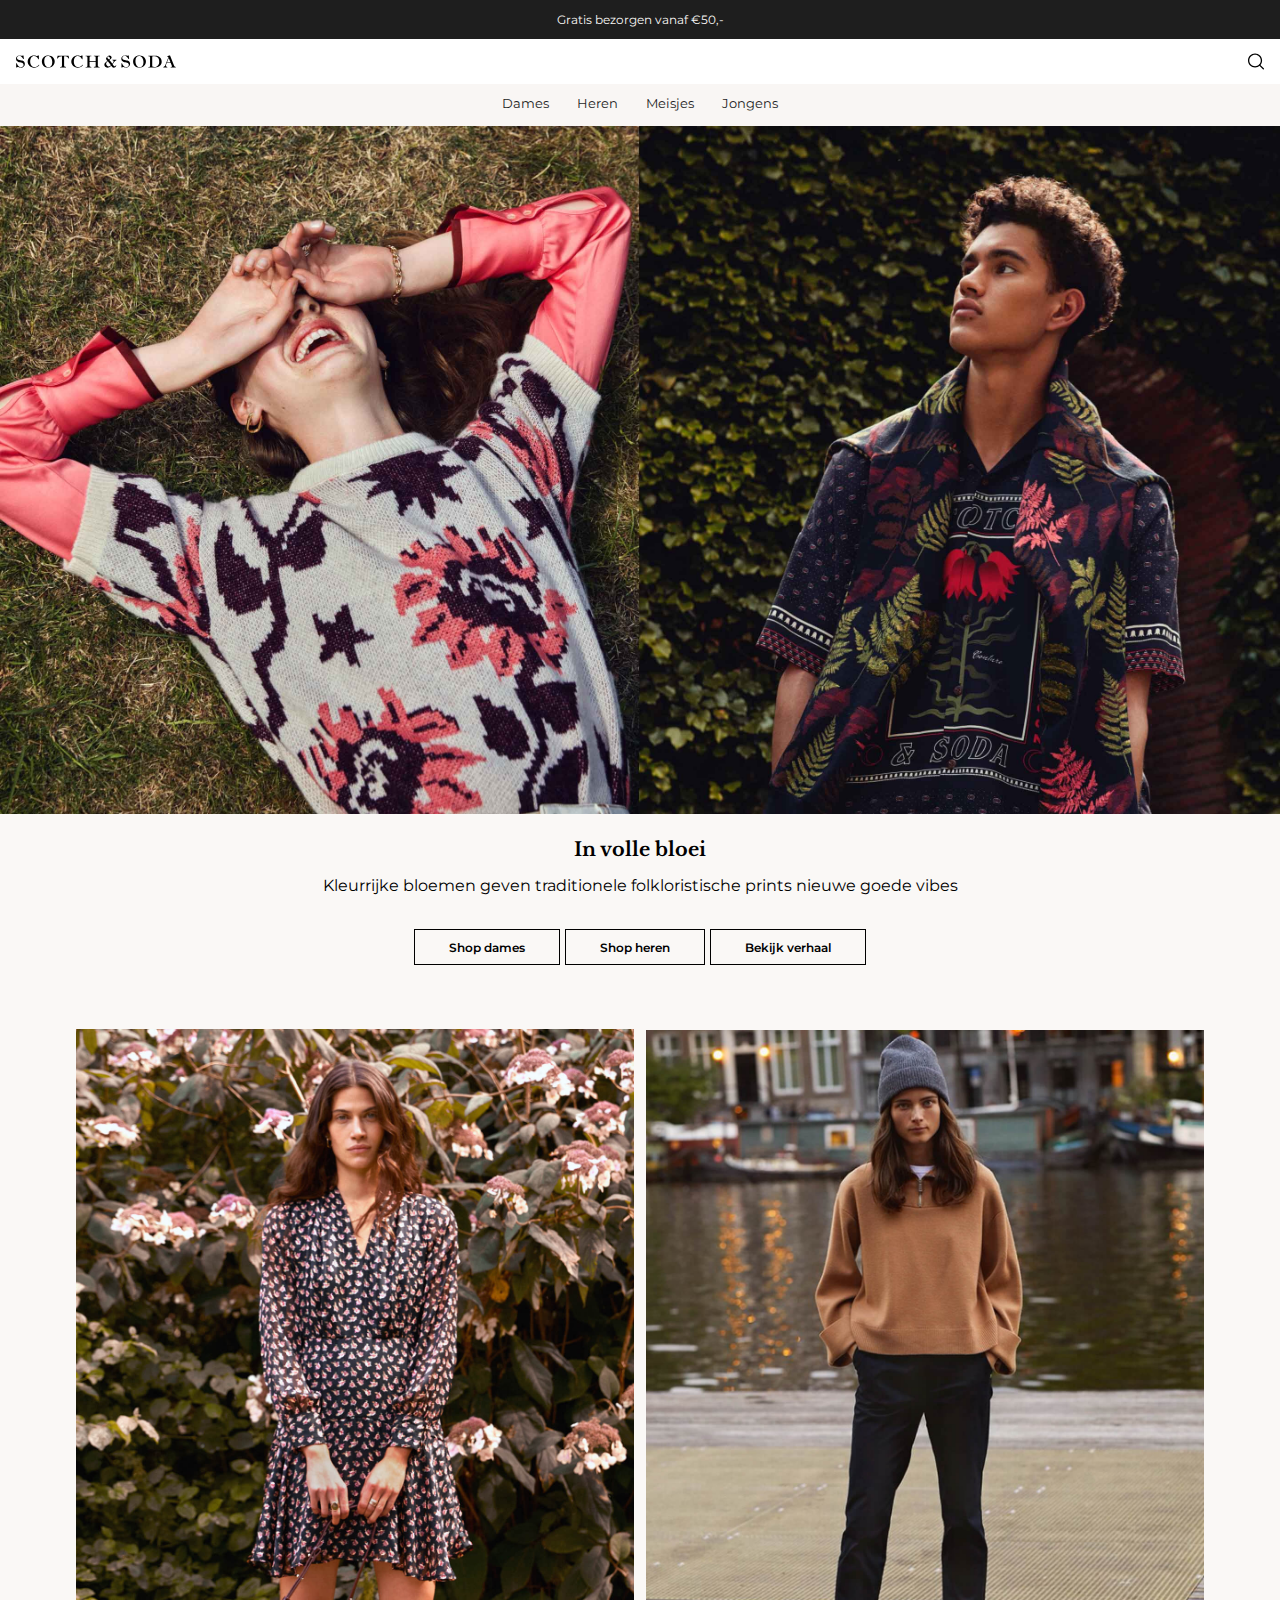
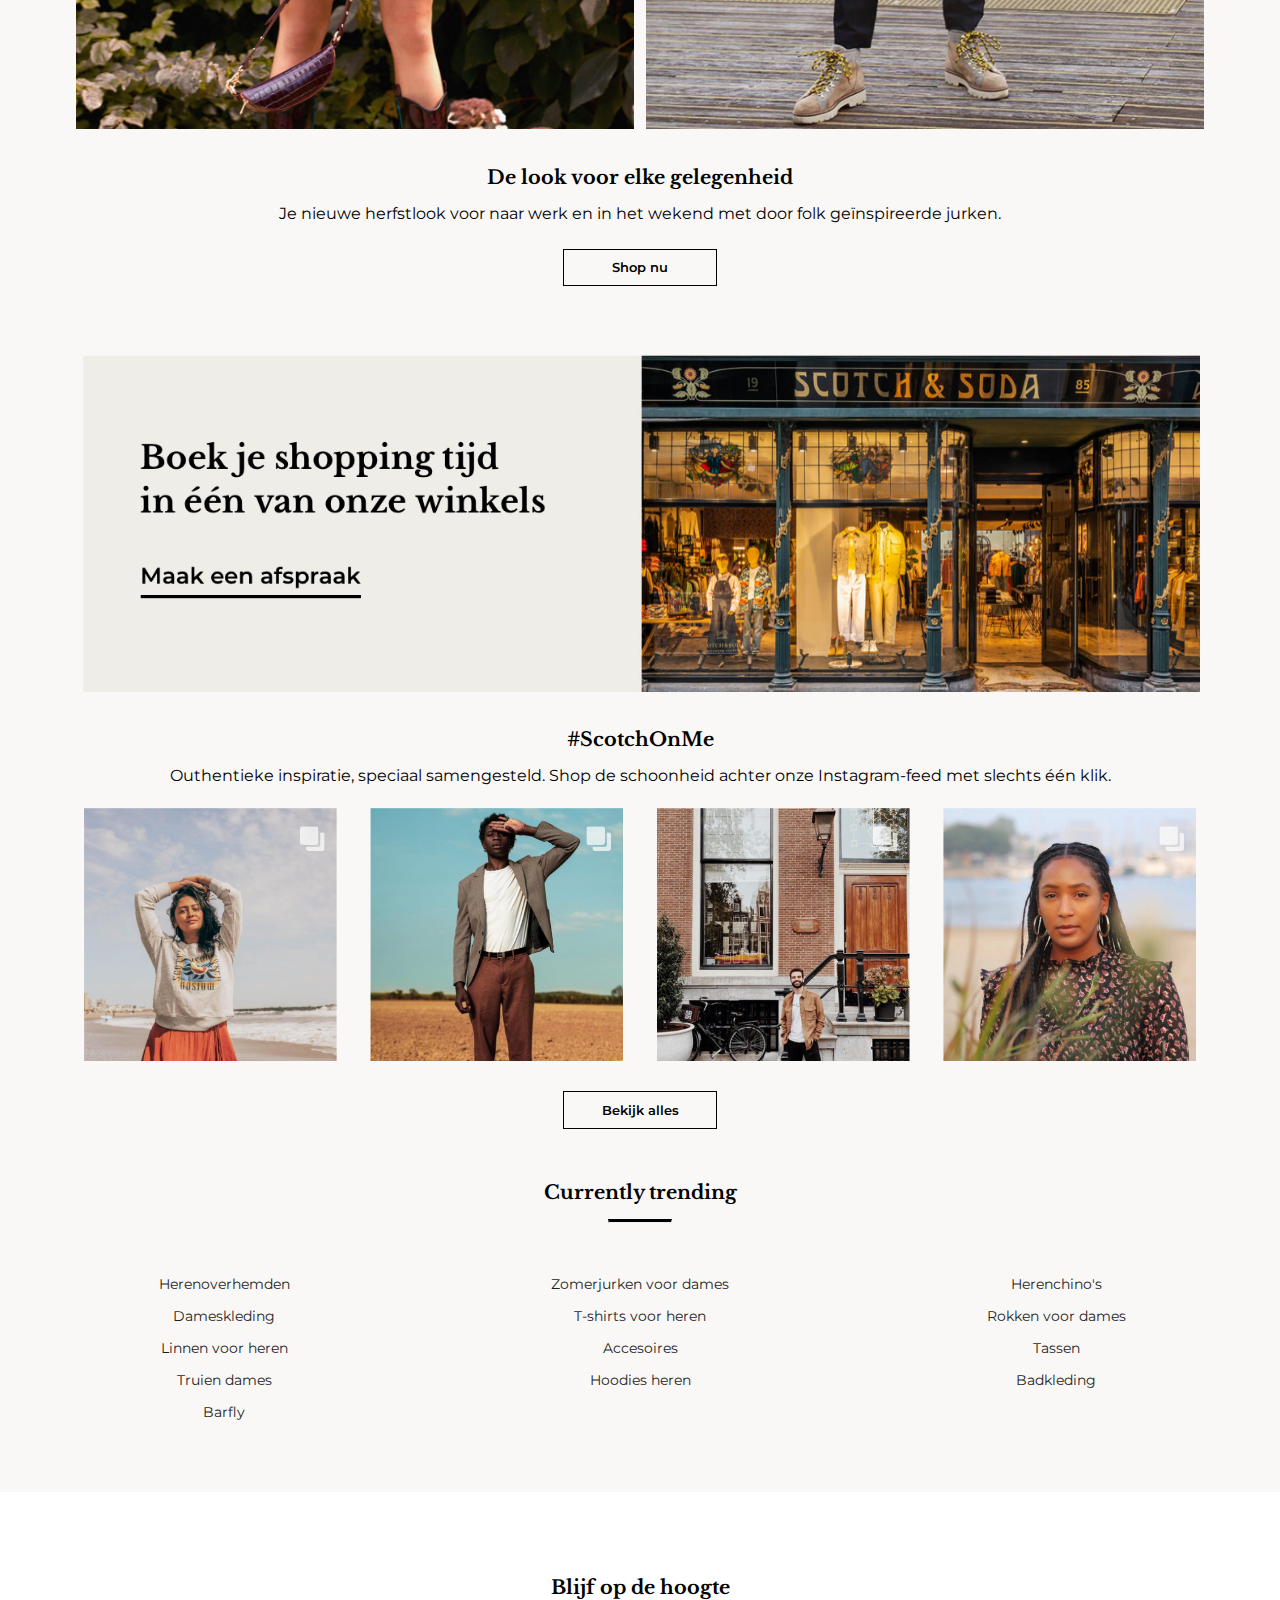
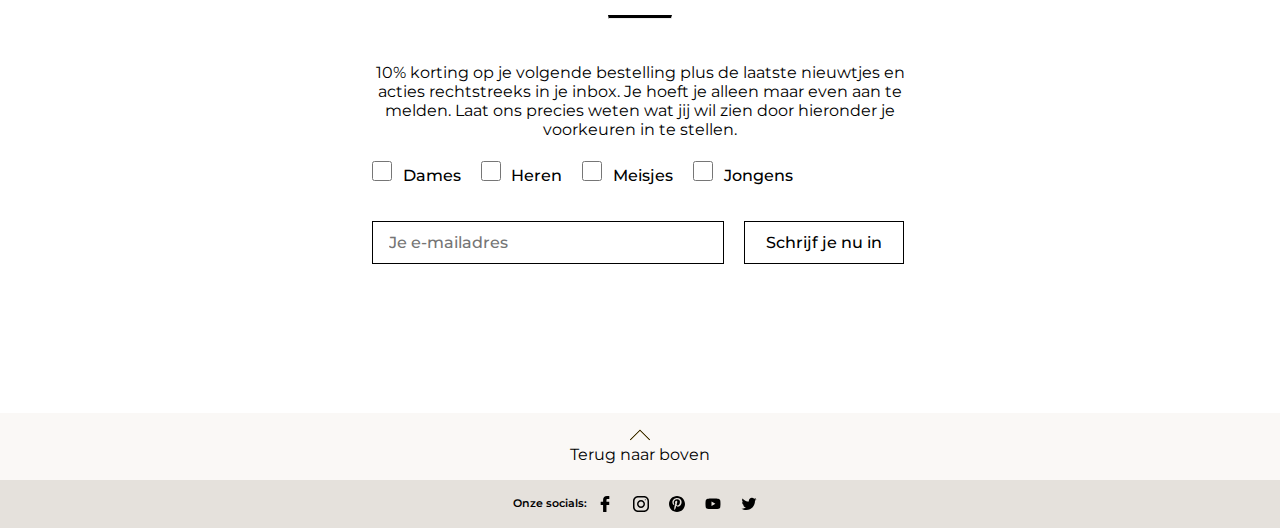
<file: index.html>
<!doctype html>
<html lang="nl">
	
<head>
	<meta charset="UTF-8">
	<meta name="author" content="Bibiche Bakkum">
	<meta name="viewport" content="width=device-width, initial-scale=1">

	<title>Scotch &amp; Soda </title>

	<link href="styles/style.css" rel="stylesheet">
	<!--CSS-->
	<link href="https://fonts.googleapis.com/css2?family=Libre+Baskerville:wght@400;700&family=Montserrat:wght@400;500;600&display=swap" rel="stylesheet">
	<!--Gebruikte fonts-->

</head>

<body>
	<header>
		<!--Top bar-->
		<div> Gratis bezorgen vanaf &euro;50,-</div>
		<div class="menu">
			<!--Menu items; logo en zoek icon-->
			<img src="images/logo.svg" alt="Scotch & soda">
			<img src="images/zoek.svg" alt="zoek icoon">
		</div>
	</header>

	<ul>
		<!--Navigatie voor pagina's-->
		<li><a href="kleding.html">Dames</a></li>
		<li><a href="kleding.html">Heren</a></li>
		<li><a href="kleding.html">Meisjes</a></li>
		<li><a href="kleding.html">Jongens</a></li>
	</ul>

	<main>
		<!--Grote foto boven aan pagina-->
		<img src="images/fotoheader.jpg" alt="Twee mensen">
		<section>
			<h2>In volle bloei</h2>
			<p>Kleurrijke bloemen geven traditionele folkloristische prints nieuwe goede vibes</p>
			<div>
				<!--Buttons 3 bij elkaar. div is nodig om ze anders te stylen door middel van flexbox-->
				<button>Shop dames</button>
				<button>Shop heren</button>
				<button>Bekijk verhaal</button>
			</div>
		</section>

		<section>
			<!--Div zorgt ervoor dat de afbeeldingen naast elkaar komen-->
			<div>
				<img src="images/foto2.jpg" alt="vrouw in jurk">
				<!--Deze foto alleen zichtbaar bij @media (min-width:50em)-->
				<img class="noshow" src="images/foto4.jpg" alt="vrouw met hoodie">
			</div>
			<h2>De look voor elke gelegenheid</h2>
			<p>Je nieuwe herfstlook voor naar werk en in het wekend met door folk ge&iuml;nspireerde jurken.</p>
			<!--Enkele button-->
			<button class="enkel">Shop nu</button>
		</section>

		<img src="images/winkel.png" alt="foto van de winkel">

		<section>
			<h2>#ScotchOnMe</h2>
			<p>Outhentieke inspiratie, speciaal samengesteld. Shop de schoonheid achter onze Instagram-feed met slechts één klik.</p>
			<img class="hide" src="images/instagram.png" alt="instagram foto's">
			<!--Deze foto alleen zichtbaar bij @media (min-width:50em)-->
			<img class="noshow" src="images/instagram2.png" alt="instagram foto's">
			<!--Enkele button-->
			<button class="enkel">Bekijk alles</button>
		</section>

		<!--Lijst met snelkoppelingen naar pagina's-->
		<section class="section3">
			<h2>Currently trending</h2>
			<hr>
			<ul>
				<li><a href="">Herenoverhemden</a></li>
				<li><a href="">Zomerjurken voor dames</a></li>
				<li><a href="">Herenchino's</a></li>
				<li><a href="">Dameskleding</a></li>
				<li><a href="">T-shirts voor heren</a></li>
				<li><a href="">Rokken voor dames</a></li>
				<li><a href="">Linnen voor heren</a></li>
				<li><a href="">Accesoires</a></li>
				<li><a href="">Tassen</a></li>
				<li><a href="">Truien dames</a></li>
				<li><a href="">Hoodies heren</a></li>
				<li><a href="">Badkleding</a></li>
				<li><a href="">Barfly</a></li>
			</ul>
		</section>

		<!--Footer-->
		<footer>
			<section>
				<h2>Blijf op de hoogte</h2>
				<hr>
				<!--Formulier inschrijven nieuwsbrief-->
				<form>
					<!--Alleen zichtbaar bij @media (min-width:50em)-->
					<p> 10% korting op je volgende bestelling plus de laatste nieuwtjes en acties rechtstreeks in je inbox. Je hoeft je alleen maar even aan te melden. Laat ons precies weten wat jij wil zien door hieronder je voorkeuren in te stellen. </p>

					<fieldset>
						<!--Aangeven welke categorieën te ontvangen-->
						<input type="checkbox" id="dames">
						<label for="dames"> Dames </label>
						<input type="checkbox" id="heren">
						<label for="heren"> Heren </label>
						<input type="checkbox" id="meisjes">
						<label for="meisjes"> Meisjes </label>
						<input type="checkbox" id="jongens">
						<label for="jongens"> Jongens </label>
					</fieldset>
					<fieldset>
						<!--e-mail adres invoeren-->
						<input type="text" name="mail" placeholder="Je e-mailadres">
						<input type="submit" value="Schrijf je nu in">
					</fieldset>
				</form>
			</section>
			<!-- Gebruikte bronnen voor formulier:
https://www.w3schools.com/howto/howto_css_custom_checkbox.asp
https://css-tricks.com/the-checkbox-hack/
https://www.w3schools.com/html/html_forms.asp 
-->
			<section>
				<!--Terug naar bovenkant pagina-->
				<img src="images/uparrow.svg" alt="up">
				<h3>Terug naar boven</h3>
			</section>

			<section>
				<h3>Onze socials:</h3>
				<!--Social media iconen-->
				<img src="images/facebook.svg" alt="facebook">
				<img src="images/instagram.svg" alt="instagram">
				<img src="images/pinterest.svg" alt="pinterest">
				<img src="images/youtube.svg" alt="youtube">
				<img src="images/twitter.svg" alt="twitter">
			</section>
		</footer>
	</main>

	<!--Javascript-->
	<script src="scripts/script.js"></script>

</body>
	
</html>
</file>
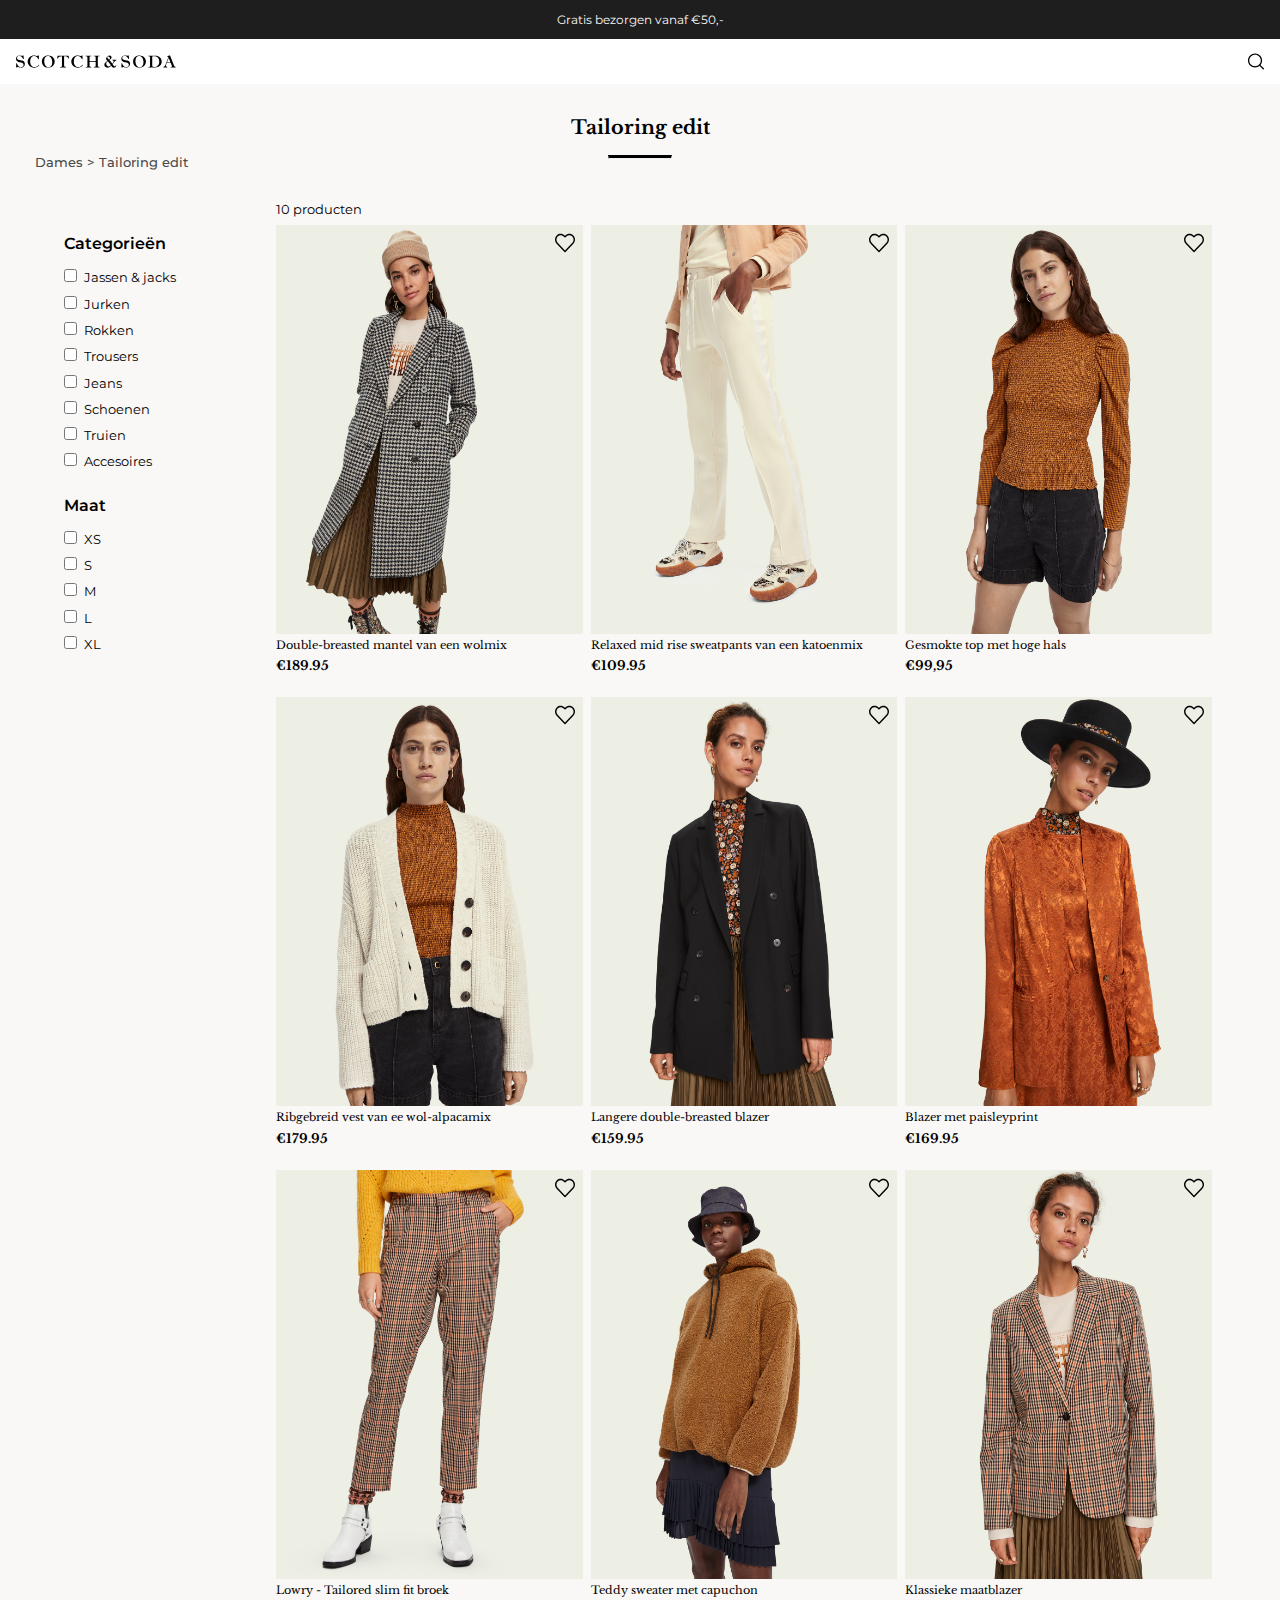
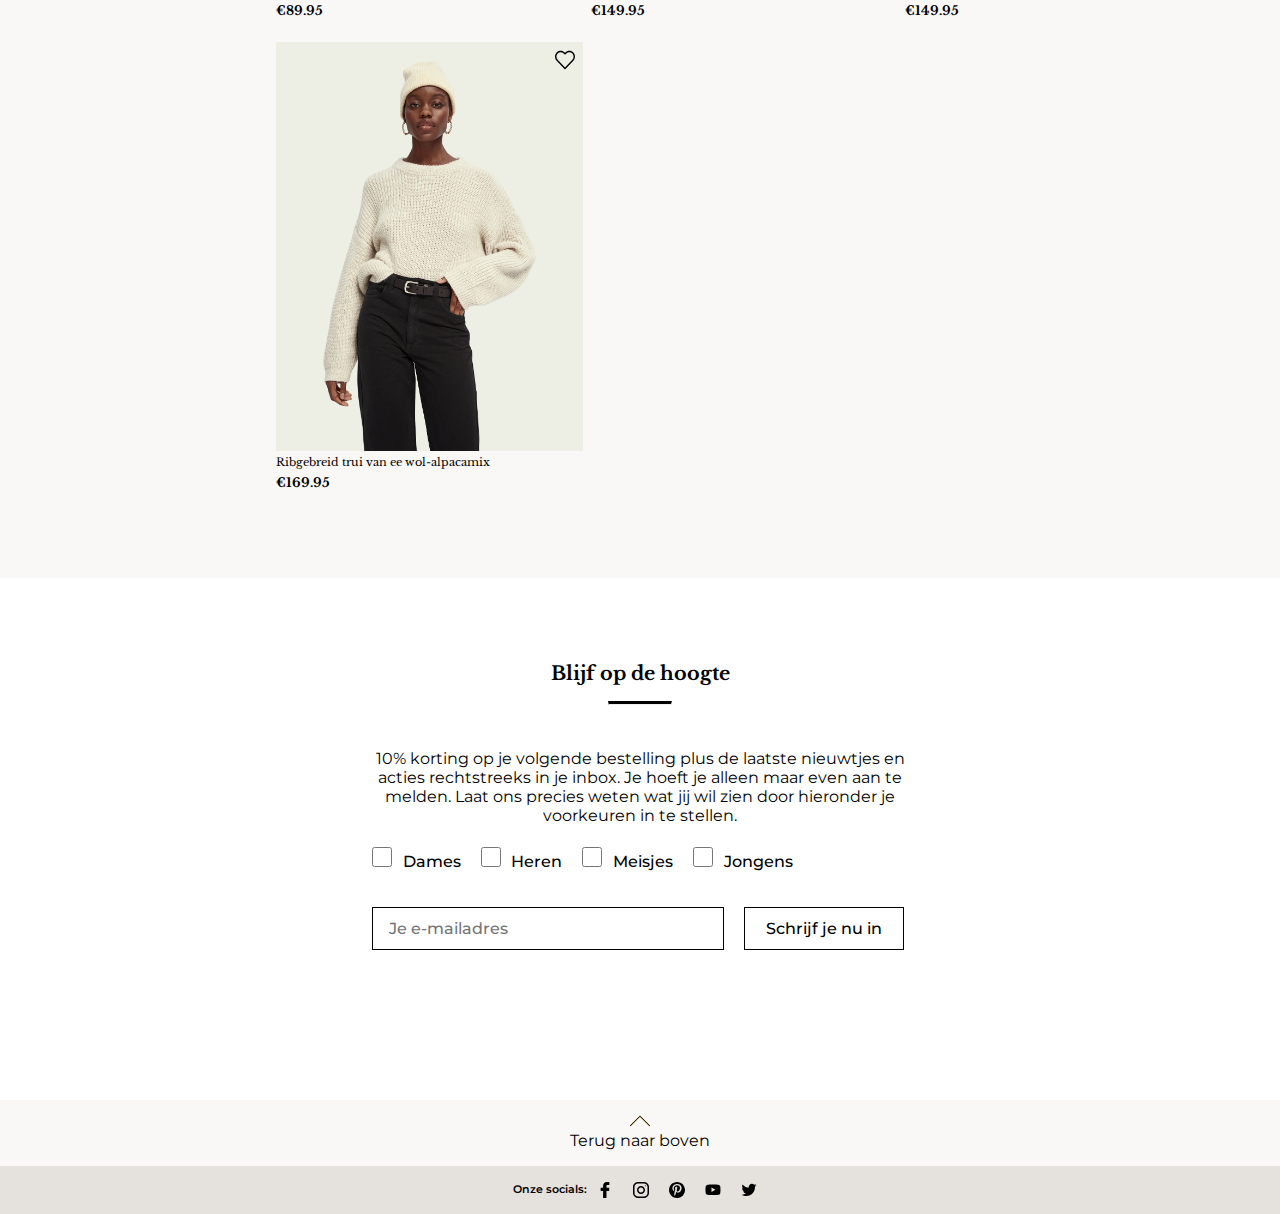
<file: kleding.html>
<!doctype html>
<html lang="nl">

<head>
	<meta charset="UTF-8">
	<meta name="author" content="Bibiche Bakkum">
	<meta name="viewport" content="width=device-width, initial-scale=1">

	<title>Kleding </title>
	<!--CSS-->
	<link href="styles/style.css" rel="stylesheet">
	<!--Gebruikte fonts-->
	<link href="https://fonts.googleapis.com/css2?family=Libre+Baskerville:wght@400;700&family=Montserrat:wght@400;500;600&display=swap" rel="stylesheet">
</head>

<body class="pagina2">
	<header>
		<div> Gratis bezorgen vanaf &euro;50,-</div>
		<!--Menu items; logo en zoek icon-->
		<div>
			<img src="images/logo.svg" alt="Scotch & soda">
			<img src="images/zoek.svg" alt="zoek icoon">
		</div>

	</header>

	<h2>Tailoring edit</h2>
	<!--Lijn onder de h2 -->
	<hr>
	<!--Filter en sorteer button-->
	<button>Filter &amp; sorteer
		<img src="images/filtericon.svg" alt="filter icoon">
	</button>

	<!--Section om filter en artikelen heen. Zorgt voor de grid indeling -->
	<section>
		<h3>Dames > Tailoring edit</h3>
		<aside class="filtergroot">
			<form>
				<h3>Categorie&euml;n</h3>
				<ul>
					<li><input type="checkbox">Jassen &amp; jacks</li>
					<li><input type="checkbox">Jurken</li>
					<li><input type="checkbox">Rokken</li>
					<li><input type="checkbox">Trousers</li>
					<li><input type="checkbox">Jeans</li>
					<li><input type="checkbox">Schoenen</li>
					<li><input type="checkbox">Truien</li>
					<li><input type="checkbox">Accesoires</li>
				</ul>
				<h3>Maat</h3>
				<ul>
					<li><input type="checkbox">XS</li>
					<li><input type="checkbox">S</li>
					<li><input type="checkbox">M</li>
					<li><input type="checkbox">L</li>
					<li><input type="checkbox">XL</li>
				</ul>
			</form>
		</aside>

		<!--Alle artikelen-->
		<section class="artikelen">
			<h3>10 producten</h3>
			<article>
				<img src="images/kleding1.png" alt="foto artikel">
				<img src="images/hart.svg" alt="hart icoon">
				<img src="images/hart2.svg" alt="geliked">
				<h3>Double-breasted mantel van een wolmix</h3>
				<h4>&euro;189.95</h4>
			</article>
			<article>
				<img src="images/kleding2.png" alt="foto artikel">
				<img src="images/hart.svg" alt="hart icoon">
				<h3>Relaxed mid rise sweatpants van een katoenmix</h3>
				<h4>&euro;109.95</h4>
			</article>
			<article>
				<img src="images/kleding3.png" alt="foto artikel">
				<img src="images/hart.svg" alt="hart icoon">
				<h3>Gesmokte top met hoge hals</h3>
				<h4>&euro;99,95</h4>
			</article>
			<article>
				<img src="images/kleding4.png" alt="foto artikel">
				<img src="images/hart.svg" alt="hart icoon">
				<h3>Ribgebreid vest van ee wol-alpacamix</h3>
				<h4>&euro;179.95</h4>
			</article>
			<article>
				<img src="images/kleding5.png" alt="foto artikel">
				<img src="images/hart.svg" alt="hart icoon">
				<h3>Langere double-breasted blazer</h3>
				<h4>&euro;159.95</h4>
			</article>
			<article>
				<img src="images/kleding6.png" alt="foto artikel">
				<img src="images/hart.svg" alt="hart icoon">
				<h3>Blazer met paisleyprint</h3>
				<h4>&euro;169.95</h4>
			</article>
			<article>
				<img src="images/kleding7.png" alt="foto artikel">
				<img src="images/hart.svg" alt="hart icoon">
				<h3>Lowry - Tailored slim fit broek</h3>
				<h4>&euro;89.95</h4>
			</article>
			<article>
				<img src="images/kleding8.png" alt="foto artikel">
				<img src="images/hart.svg" alt="hart icoon">
				<h3>Teddy sweater met capuchon</h3>
				<h4>&euro;149.95</h4>
			</article>
			<article>
				<img src="images/kleding9.png" alt="foto artikel">
				<img src="images/hart.svg" alt="hart icoon">
				<h3>Klassieke maatblazer</h3>
				<h4>&euro;149.95</h4>
			</article>
			<article>
				<img src="images/kleding10.png" alt="foto artikel">
				<img src="images/hart.svg" alt="hart icoon">
				<h3>Ribgebreid trui van ee wol-alpacamix</h3>
				<h4>&euro;169.95</h4>
			</article>
		</section>
	</section>

	<!--Footer-->
	<footer>
		<section>
			<h2>Blijf op de hoogte</h2>
			<hr>
			<!--Formulier inschrijven nieuwsbrief-->
			<form>
				<!--Alleen zichtbaar bij @media (min-width:50em)-->
				<p> 10% korting op je volgende bestelling plus de laatste nieuwtjes en acties rechtstreeks in je inbox. Je hoeft je alleen maar even aan te melden. Laat ons precies weten wat jij wil zien door hieronder je voorkeuren in te stellen. </p>
				<fieldset>
					<!--Aangeven welke categorieën te ontvangen-->
					<input type="checkbox" id="dames">
					<label for="dames"> Dames </label>
					<input type="checkbox" id="heren">
					<label for="heren"> Heren </label>
					<input type="checkbox" id="meisjes">
					<label for="meisjes"> Meisjes </label>
					<input type="checkbox" id="jongens">
					<label for="jongens"> Jongens </label>
				</fieldset>
				<fieldset>
					<!--e-mail adres invoeren-->
					<input type="text" name="mail" placeholder="Je e-mailadres">
					<input type="submit" value="Schrijf je nu in">
				</fieldset>
			</form>
		</section>

		<section>
			<!--Terug naar bovenkant pagina-->
			<img src="images/uparrow.svg" alt="up">
			<h3>Terug naar boven</h3>
		</section>

		<section>
			<!--Social media iconen-->
			<h3>Onze socials:</h3>
			<img src="images/facebook.svg" alt="facebook">
			<img src="images/instagram.svg" alt="instagram">
			<img src="images/pinterest.svg" alt="pinterest">
			<img src="images/youtube.svg" alt="youtube">
			<img src="images/twitter.svg" alt="twitter">
		</section>
	</footer>

	<!--Javascript-->
	<script src="scripts/script.js"></script>
</body>

</html>
</file>
<file: styles/style.css>
/* CSS Document */
*,
*::after,
*::before {
	box-sizing: border-box;
	margin: 0;
}

/* fonts 
font-family: 'Libre Baskerville', serif;
font-family: 'Montserrat', sans-serif;
*/

/* Algemeen */
body {
	position: relative;
	background-color: #FAF8F6;
	max-width: 125em;
	margin: auto;
}

/* Extra boven ruimte anders komt de content achter de header */
main {
	padding-top: 7.9em;
}

/* Styling voor h2 elementen */
h2 {
	font-family: 'Libre Baskerville', serif;
	font-weight: 700;
	font-size: 1.2em;
	text-align: center;
	margin: 1em 0 0.8em;
}

/* Styling voor h3 elementen */
h3 {
	font-family: 'Libre Baskerville', serif;
	font-weight: 400;
	font-size: 0.7em;
}

/* Styling voor h4 elementen */
h4 {
	font-family: 'Libre Baskerville', serif;
	font-weight: 800;
	font-size: 0.8em;
	padding-top: 0.5em;
}

/* Styling voor p elementen */
p {
	font-family: 'Montserrat', sans-serif;
	font-weight: 400;
	font-size: 1em;
	text-align: center;
	margin: 0 0.5em 1em 0.5em;
}

/* Styling voor a elementen */
a {
	color: #1e1e1e;
	font-family: 'Montserrat', sans-serif;
	font-weight: 400;
	font-size: 0.9em;
}

a:visited {
	color: #1e1e1e;
}

a:hover {
	font-weight: 600;
}

a:focus {
	border: 1px black;
}

/* Topbar */
div:first-of-type {
	color: #FAF8F6;
	font-family: 'Montserrat', sans-serif;
	font-weight: 400;
	font-size: 12px;
	background-color: #1e1e1e;
	text-align: center;
	padding: 1em;
}

/* Header */
header {
	position: fixed;
	left: 0;
	right: 0;
	top: 0;
	z-index: 1;
}

div:nth-of-type(2) {
	padding: 1em;
	background-color: #fff;
	display: flex;
	justify-content: center;
	position: relative;
}

/* Logo header */
div:nth-of-type(2) > img {
	width: 10em;
	height: 100%;
}

/* Zoek icoon */
div:nth-of-type(2) > img:nth-of-type(2) {
	width: 1em;
	position: absolute;
	right: 1em;
	top: 0;
}

/* navigatie */
body > ul:first-of-type {
	margin-top: 5em;
	position: absolute;
	left: 0;
	right: 0;
	padding-left: 0;
	background-color: #f9f6f4;
	display: flex;
	justify-content: center;
}

/* List items navigatie */
body > ul:first-of-type > li {
	font-family: 'Montserrat', sans-serif;
	font-weight: 400;
	font-size: 14px;
	color: #1e1e1e;
	list-style: none;
	text-align: center;
	padding: 1em;
}

/* Main */

/* Foto volledige breedte */
main > img:first-of-type {
	width: 100%;
}

/* Foto van de winkel */
main > img:nth-of-type(2) {
	width: 100%;
	margin: 1em auto;
	padding: 1em;
	display: block;
}

/* Styling voor de sections */
section {
	margin: 1em 1em 2.5em 1em;
	position: relative;
}

/* Styling voor section images */
section > img {
	width: 100%;
	margin: auto;
}

main > section:nth-of-type(2) > div {
	margin: auto;
	background-color: transparent;
}

main > section:nth-of-type(2) > div > img {
	width: 100%;
	margin: auto;
}

/* Laat deze foto's alleen zijn bij @media(min-width:50em) */
main > section:nth-of-type(2) > div > img:nth-of-type(2) {
	display: none;
}

/*Intagram foto alleen zichtbaar bij @media(min-width:50em) */
main > section:nth-of-type(3) > img:nth-of-type(2) {
	display: none;
}

/* Styling buttons */
button {
	font-family: 'Montserrat', sans-serif;
	font-weight: 600;
	font-size: 0.8em;
	margin: 0.5em 0.2em 0 0.2em;
	padding: 0.8em 2.2em;
	border-radius: 0;
	background-color: transparent;
	border: 1px solid black;
	flex-grow: 1;
}

button:focus {
	border: 1px black;
}

button:active {
	background-color: #9b7c45;
	border: 1px black;
	color: white;
}

button:hover {
	background-color: #9b7c45;
	color: white;
	border-color: #9b7c45;
}

/* Styling drie buttons naast/onder elkaar */
main > section:first-of-type > div:first-of-type {
	display: flex;
	flex-wrap: wrap;
	max-width: 28em;
	margin: 0 auto;
	padding: 1em;
	background-color: transparent;
}

main > section:first-of-type > div:first-of-type > button {
	font-size: 1em;
}

/* Styling enkele button */
.enkel {
	display: block;
	width: 12em;
	margin: 2em auto 4em;
	bottom: -5em;
}

/* lijst met snelkoppelingen */
main > section:nth-of-type(4) > ul {
	list-style: none;
	text-align: center;
	line-height: 2em;
	padding-left: 0;
	margin-top: 4em;
}

/* Linkjes lijst met snelkoppelingen */
li > a {
	color: #1e1e1e;
	text-decoration: none;
}

/* Streep onder sommige h2 elementen */
hr {
	width: 4em;
	border-top: 3px solid black;
	position: absolute;
	left: calc(50% - 2em);
}

/* Footer */

/* formulier */
/* Formulier achtergrond */
footer > section:first-of-type {
	background-color: white;
	position: relative;
	padding: 4em 4.5em;
	margin: 1em 0 0;
}

form {
	font-family: 'Montserrat', sans-serif;
	max-width: 30em;
	margin: 4em auto;
}

fieldset {
	border: none;
}

/* checkboxes align */
fieldset:first-of-type {
	max-width: 20em;
	margin: auto;
}

/* label styling */
label {
	font-size: 1em;
	font-weight: 500;
	margin-right: 3em;
}

/* E-mail adres invoerveld */
input[type=text] {
	height: 3.5em;
	width: 100%;
	font-family: 'Montserrat', sans-serif;
	font-size: 1em;
	font-weight: 500;
	background-color: white;
	border: 1px solid black;
	padding-left: 1em;
	margin: 0.7em 0;
}

/* checkboxes styling */
input[type=checkbox] {
	width: 20px;
	height: 20px;
	border-radius: 0;
	margin: 0 0.5em 1em 0;
}

/* "Schrijf je nu in" button styling */
input[type=submit] {
	height: 3.5em;
	width: 100%;
	font-family: 'Montserrat', sans-serif;
	font-size: 1em;
	font-weight: 500;
	background-color: white;
	border: 1px solid black;
	margin: 0.7em 0;
}

input[type=submit]:hover {
	background-color: #9b7c45;
	color: white;
	border: none;
}

input[type=submit]:active {
	background-color: #9b7c45;
	color: white;
	border: 1px black;
}

/* Laat de p alleen zien wanneer @media(min-width:50em) is */
form > p {
	display: none;
}

/* Terug naar boven section */
footer > section:nth-of-type(2) {
	margin: 0;
	padding: 0.7em 0.5em 0;
}

/* Up arrow styling */
footer > section:nth-of-type(2) > img {
	display: block;
	width: 20px;
	margin: 0 auto;
}

footer > section:nth-of-type(2) > h3 {
	font-family: 'Montserrat', sans-serif;
	font-weight: 400;
	font-size: 1em;
	text-align: center;
	margin: 0 0.5em 1em 0.5em;
}

/* Social media iconen */
footer > section:last-of-type {
	background-color: #e5e1dc;
	margin: 0;
	padding: 1em;
	max-height: 3em;
	display: flex;
	justify-content: center;
}

/* Social media iconen img */
footer > section:last-of-type > img {
	width: 20px;
	margin: 0 0.5em;
}

footer > section:last-of-type > h3 {
	font-family: 'Montserrat', sans-serif;
	font-weight: 600;
}

/* Pagina 2 - Kleding */

/* h2 op kleding.html */
.pagina2 > h2 {
	margin-top: 6em;
}

/* Filter en sorteer button op kleding.html */
.pagina2 > button {
	display: block;
	width: 90%;
	margin: 3em auto 1em;
	position: relative;
}

/* filter icoon in een button op kleding.html */
.pagina2 > button > img {
	width: 18px;
	position: absolute;
	left: 1em;
}

/* Zorgt ervoor dat het kopje van begin tot einde loopt. Verbreekt de flow van de artikelen en het filter niet. */
.pagina2 > section:first-of-type > h3 {
	grid-column-start: 1;
	grid-column-end: -1;
	font-family: 'Montserrat', sans-serif;
	font-size: 0.8em;
	margin-left: 1.5em;
	font-weight: 500;
	color: #4a4a4a;
}

/* Section om de artikelen heen. Zorgt ervoor dat er 2 kolommen zijn. */
.artikelen {
	width: 90%;
	display: grid;
	grid-template-columns: 1fr 1fr;
	grid-gap: 0.5em;
	margin: 2em auto;
}

/* Zorgt ervoor dat het kopje van begin tot einde loopt. Verbreekt de flow van de artikelen niet. */
.artikelen > h3 {
	grid-column-start: 1;
	grid-column-end: -1;
	font-family: 'Montserrat', sans-serif;
	font-size: 0.8em;
}

/* Artikel op kleding.html */
article {
	padding-bottom: 1em;
	position: relative;
}

/* Artikel foto op kleding.html */
article > img {
	width: 100%;
}

/* Hartjes icoon op de artikel foto op kleding.html */
article > img:nth-of-type(2) {
	width: 20px;
	position: absolute;
	right: 0.5em;
	top: 0.5em;
	transition: 0.3s;
}

/* Hartjes icoon op de artikel foto op kleding.html */
article > img:nth-of-type(3) {
	width: 20px;
	position: absolute;
	right: 0.5em;
	top: 0.5em;
	transition: 0.3s;
	opacity: 0
}

/* Hartje actief op kleding.html */
article > img:nth-of-type(3).verander {
	display: block;
	opacity: 1;
}

/* Filter is een button tenzij @media(min:50em) als dit niet zo is zal het filter niet zichtbaar zijn op kleding.html */
aside {
	display: none;
}

/* Responsive */

@media (min-width:50em) {

	/* Maximale grootte meegeven wat zorgt voor meer wit ruimte aan de zijkanten */
	section > img {
		max-width: 60em;
		margin: auto;
		display: block;
	}

	main > img:nth-of-type(2) {
		max-width: 60em;
		margin: auto;
		display: block;
		width: 90%;
	}

	/* De artikelen zullen nu in 3 kolommen worden laten zien op kleding.html */
	.artikelen {
		width: 90%;
		display: grid;
		grid-template-columns: 1fr 1fr 1fr;
		grid-gap: 0.5em;
		margin: 2em auto;
	}

	/* Zorgt ervoor dat het kopje van begin tot einde loopt. Verbreekt de flow van de artikelen niet. */
	.artikelen > h3 {
		grid-column-start: 1;
		grid-column-end: -1;
		font-family: 'Montserrat', sans-serif;
		font-size: 0.8em;
	}

	/* Section om filter en artikelen heen zodat het filter naast artikelen komt op kleding.html */
	.pagina2 > section:first-of-type {
		display: grid;
		grid-template-columns: 1fr 5fr;
	}

	/* Filter knop wordt niet zichtbaar wanneer het filter aan de zijkant zichtbaar is op kleding.html */
	.pagina2 > button {
		display: none;
	}

	/* Filter op kleding.html */
	aside {
		display: block;
		margin-left: 2em;
	}

	/* List items in het filter op kleding.html */
	aside > form > ul > li {
		list-style: none;
		font-family: 'Montserrat', sans-serif;
		font-size: 0.8em;
	}

	/* Plaatsing lijst in het filter op kleding.html */
	aside > form > ul {
		margin-left: -1.5em;
		margin-right: -2em;
	}

	/* Checkbox styling in filter op kleding.html */
	li > input[type=checkbox] {
		width: 13px;
		height: 13px;
		border-radius: 0px;
	}

	/* H3 in het filteren */
	aside > form > h3 {
		font-family: 'Montserrat', sans-serif;
		font-size: 1em;
		font-weight: 600;
		margin: 1em 0 1em 1em;
	}

	/* Logo header links plaatsen */
	div:nth-of-type(2) {
		padding: 1em;
		background-color: #fff;
		display: flex;
		justify-content: left;
	}

	/* De 3 buttons een maximale grootte meegeven */
	main > section:first-of-type > div:first-of-type {
		max-width: 40em;
		margin: 0 auto;
	}

	/* Afbeeldingen die op mobiel niet zichtbaar zijn zichtbaar maken */
	main > section:nth-of-type(2) > div > img:nth-of-type(2) {
		display: block;
	}

	main > section:nth-of-type(3) > img:nth-of-type(2) {
		display: block;
	}

	/* Afbeelding instagram word vervangen door een andere */
	main > section:nth-of-type(3) > img:first-of-type {
		display: none;
	}

	/* Zorgt ervoor dat 2 afbeeldingen naast elkaar komen*/
	main > section:nth-of-type(2) > div {
		display: grid;
		grid-template-columns: 1fr 1fr;
		grid-gap: 1em;
		margin: 2em auto;
		width: 90%
	}

	@media (min-width:65em) {

		/* Maximale grootte meegeven zodat er meer wit ruimte ontstaat */
		section > img {
			max-width: 90em;
			margin: auto;
			width: 90%;
		}

		main > img:nth-of-type(2) {
			max-width: 90em;
			margin: auto;
			width: 90%;
		}

		main > section:nth-of-type(2) {
			max-width: 90em;
			margin: 2em auto;
		}

		/* Snelkoppelingen in 3 kolomen weergeven ipv 1 */
		main > section:nth-of-type(4) > ul {
			display: grid;
			grid-template-columns: 1fr 1fr 1fr;
			max-width: 90em;
			margin: 4em auto;
		}

		/* Maximale grootte van het formulier meegeven*/
		form {
			max-width: 35em;
		}

		/* De teskt van het formulier word nu zichtbaar */
		form > p {
			display: block;
		}

		/* Maximale grootte meegeven aan deze fieldset - Checkboxes categorieën */
		fieldset:first-of-type {
			max-width: 35em;
			margin: auto;
		}

		/* Hartje actief op kleding.html */
		label {
			font-size: 1em;
			font-weight: 500;
			margin-right: 1em;
		}

		/* Vormgeving checkboxes */
		input[type=checkbox] {
			width: 20px;
			height: 20px;
			border-radius: 0;
			margin: 0 0.5em 1em 0;
		}

		/* Vormgeving "Schrijf je nu in" button  */
		input[type=submit] {
			width: 10em;
			height: 2.7em;
		}

		/* Vormgeving invoer e-mail adres */
		input[type=text] {
			height: 2.7em;
			width: 22em;
			margin-right: 1em;
		}
	}
</file>
